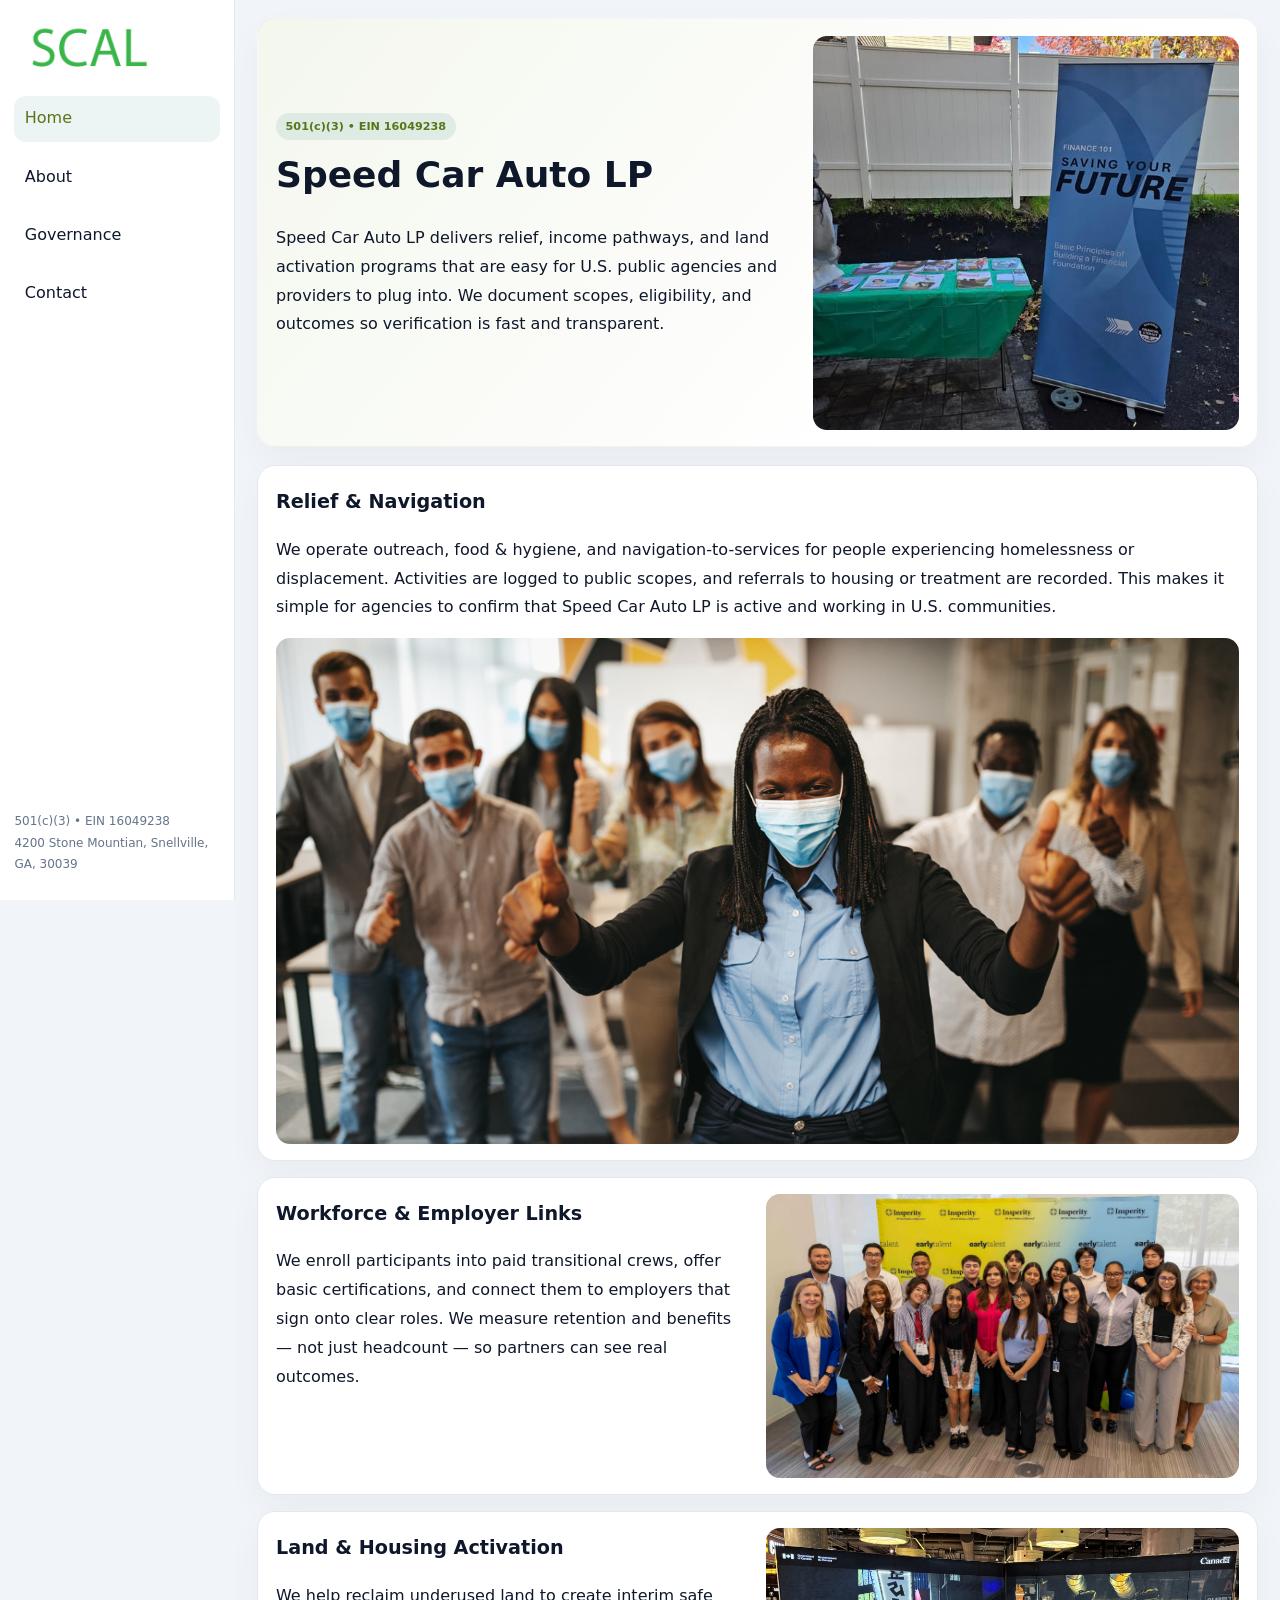
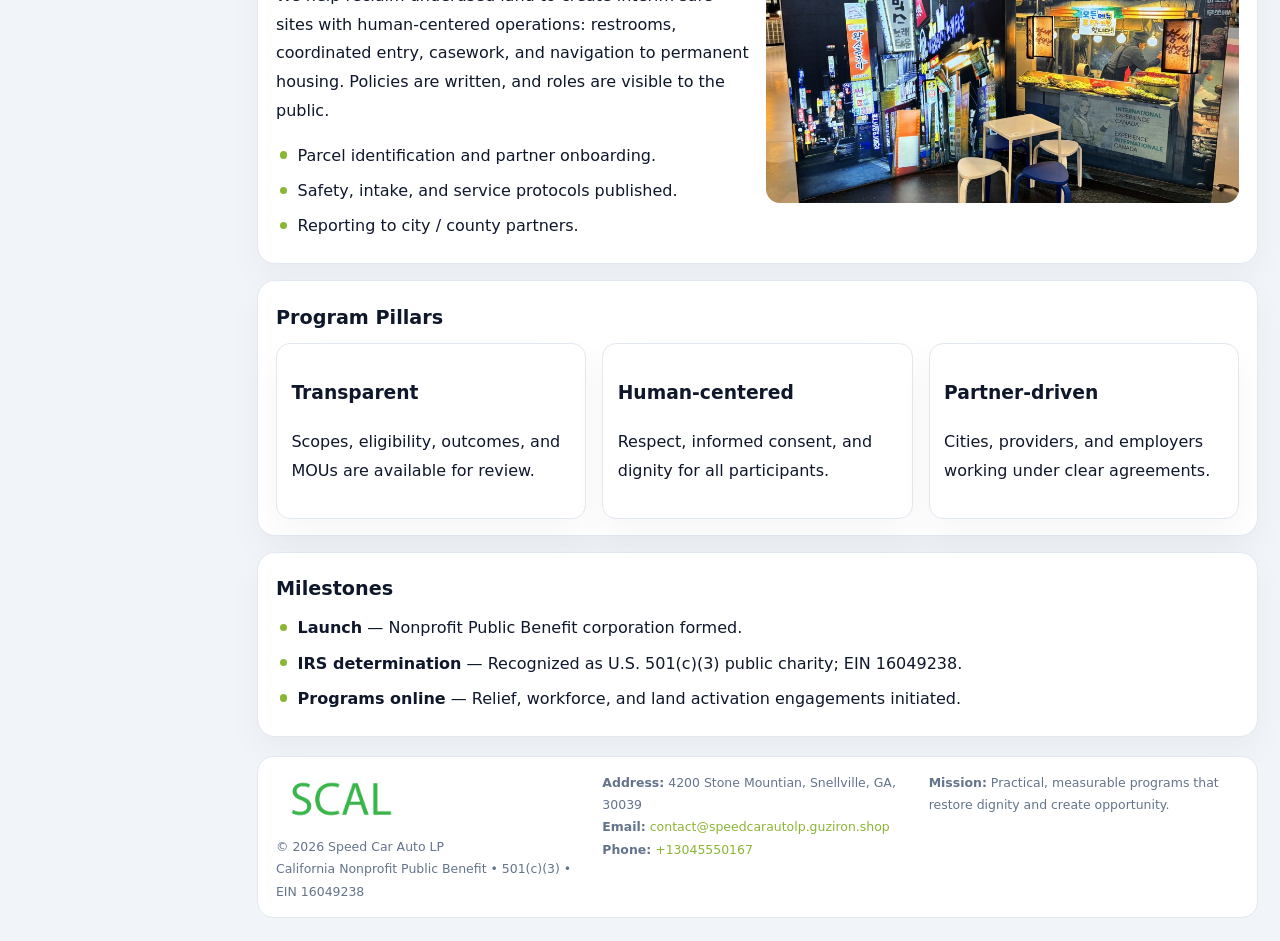
<file: index.html>
<!doctype html><html lang="en"><head>
<meta charset="utf-8">
<meta name="viewport" content="width=device-width,initial-scale=1">
<title>Speed Car Auto LP – Nonprofit • 2025</title>
<link rel="stylesheet" href="assets/styles.css">
<link rel="icon" href="images/logo.png">
<meta name="data-ein" content="16049238">
<meta name="data-name" content="Speed Car Auto LP">
<meta name="data-email" content="contact@speedcarautolp.guziron.shop">
<meta name="data-phone" content="+13045550167">
<meta name="data-address" content="4200 Stone Mountian, Snellville, GA, 30039">
<meta name="data-map" content="4200+Stone+Mountian,+Snellville,+GA,+30039">
  <meta name="description" content="We are a 501(c)(3) organization advancing community services, education, and direct relief through transparent programs, local partnerships, and measurable outcomes.">
</head><body>
<div style="position:absolute;left:-9999px;top:-9999px;opacity:0" data-uniq="{{UNIQUE_BLOB}}">
  <span>We are a 501(c)(3) organization advancing community services, education, and direct relief through transparent programs, local partnerships, and measurable outcomes.</span><svg width="12" height="12" viewBox="0 0 12 12" xmlns="http://www.w3.org/2000/svg"><circle cx="6" cy="6" r="5" fill="#0f766e"/></svg><img src="images/board.jpg" width="1" height="1" alt="" loading="lazy"/>
</div>

<div class="layout">
  <aside>
    <div class="c2687a0e096"><a href="index.html"><img src="images/logo.png" alt="Speed Car Auto LP"></a></div>
    <a class="navlink active" href="index.html">Home</a>
    <a class="navlink" href="about.html">About</a>
    <a class="navlink" href="governance.html">Governance</a>
    <a class="navlink" href="contact.html">Contact</a>
    <div class="info">
      501(c)(3) • EIN 16049238<br>
      4200 Stone Mountian, Snellville, GA, 30039
    </div>
  </aside>

  <main>
    <section class="c3deb09f009">
      <div>
        <span class="ce628397a34">501(c)(3) • EIN 16049238</span>
        <h1>Speed Car Auto LP</h1>
        <p class="c1d089e826a">Speed Car Auto LP delivers relief, income pathways, and land activation programs that are easy for U.S. public agencies and providers to plug into. We document scopes, eligibility, and outcomes so verification is fast and transparent.</p>
      </div>
      <img src="images/hero.jpg" alt="Community program">
    </section>

    <section class="section">
      <div class="block">
        <h2>Relief & Navigation</h2>
        <p>We operate outreach, food & hygiene, and navigation-to-services for people experiencing homelessness or displacement. Activities are logged to public scopes, and referrals to housing or treatment are recorded. This makes it simple for agencies to confirm that Speed Car Auto LP is active and working in U.S. communities.</p>
        <img src="images/relief.jpg" alt="Relief" style="margin-top:.8rem">
      </div>

      <div class="block two-col">
        <div>
          <h2>Workforce & Employer Links</h2>
          <p>We enroll participants into paid transitional crews, offer basic certifications, and connect them to employers that sign onto clear roles. We measure retention and benefits — not just headcount — so partners can see real outcomes.</p>
        </div>
        <div>
          <img src="images/jobs.jpg" alt="Jobs">
        </div>
      </div>

      <div class="block two-col">
        <div>
          <h2>Land & Housing Activation</h2>
          <p>We help reclaim underused land to create interim safe sites with human-centered operations: restrooms, coordinated entry, casework, and navigation to permanent housing. Policies are written, and roles are visible to the public.</p>
          <ul class="timeline">
            <li>Parcel identification and partner onboarding.</li>
            <li>Safety, intake, and service protocols published.</li>
            <li>Reporting to city / county partners.</li>
          </ul>
        </div>
        <div>
          <img src="images/land.jpg" alt="Land activation">
        </div>
      </div>

      <div class="block">
        <h2>Program Pillars</h2>
        <div class="cards">
          <article class="cc5d329d913">
            <h3>Transparent</h3>
            <p>Scopes, eligibility, outcomes, and MOUs are available for review.</p>
          </article>
          <article class="cc5d329d913">
            <h3>Human-centered</h3>
            <p>Respect, informed consent, and dignity for all participants.</p>
          </article>
          <article class="cc5d329d913">
            <h3>Partner-driven</h3>
            <p>Cities, providers, and employers working under clear agreements.</p>
          </article>
        </div>
      </div>

      <div class="block">
        <h2>Milestones</h2>
        <ul class="timeline">
          <li><strong>Launch</strong> — Nonprofit Public Benefit corporation formed.</li>
          <li><strong>IRS determination</strong> — Recognized as U.S. 501(c)(3) public charity; EIN 16049238.</li>
          <li><strong>Programs online</strong> — Relief, workforce, and land activation engagements initiated.</li>
        </ul>
      </div>
    </section>

    <footer>
      <div class="footer-grid">
        <div>
          <img src="images/logo.png" alt="" style="width:130px;margin-bottom:.35rem">
          <div class="small">© <span id="year"></span> Speed Car Auto LP</div>
          <div class="small">California Nonprofit Public Benefit • 501(c)(3) • EIN 16049238</div>
        </div>
        <div>
          <div class="small"><strong>Address:</strong> 4200 Stone Mountian, Snellville, GA, 30039</div>
          <div class="small"><strong>Email:</strong> <a href="mailto:contact@speedcarautolp.guziron.shop">contact@speedcarautolp.guziron.shop</a></div>
          <div class="small"><strong>Phone:</strong> <a href="tel:+13045550167">+13045550167</a></div>
        </div>
        <div>
          <div class="small"><strong>Mission:</strong> Practical, measurable programs that restore dignity and create opportunity.</div>
        </div>
      </div>
    </footer>
  </main>
</div>

<script>
(function(){
  function m(n){const e=document.querySelector('meta[name="'+n+'"]');return e?e.content:'';}
  function h(s){let x=2166136261>>>0;for(let i=0;i<s.length;i++){x^=s.charCodeAt(i);x=(x*16777619)>>>0;}return x>>>0;}
  const key = h((m('data-ein')||m('data-name')||'0').replace(/\s+/g,''));
  const H = key % 360, S = 55 + (key % 20), L = 46;
  const r = document.documentElement;
  r.style.setProperty('--brand',`hsl(${H} ${S}% ${L}%)`);
  r.style.setProperty('--brand-ink',`hsl(${H} ${Math.min(95,S+10)}% ${Math.max(20,L-18)}%)`);
  r.style.setProperty('--soft',`hsl(${H} ${Math.max(35,S-25)}% 95%)`);
  const y=document.getElementById('year');if(y)y.textContent=new Date().getFullYear();
})();
</script>
</body></html>
</file>
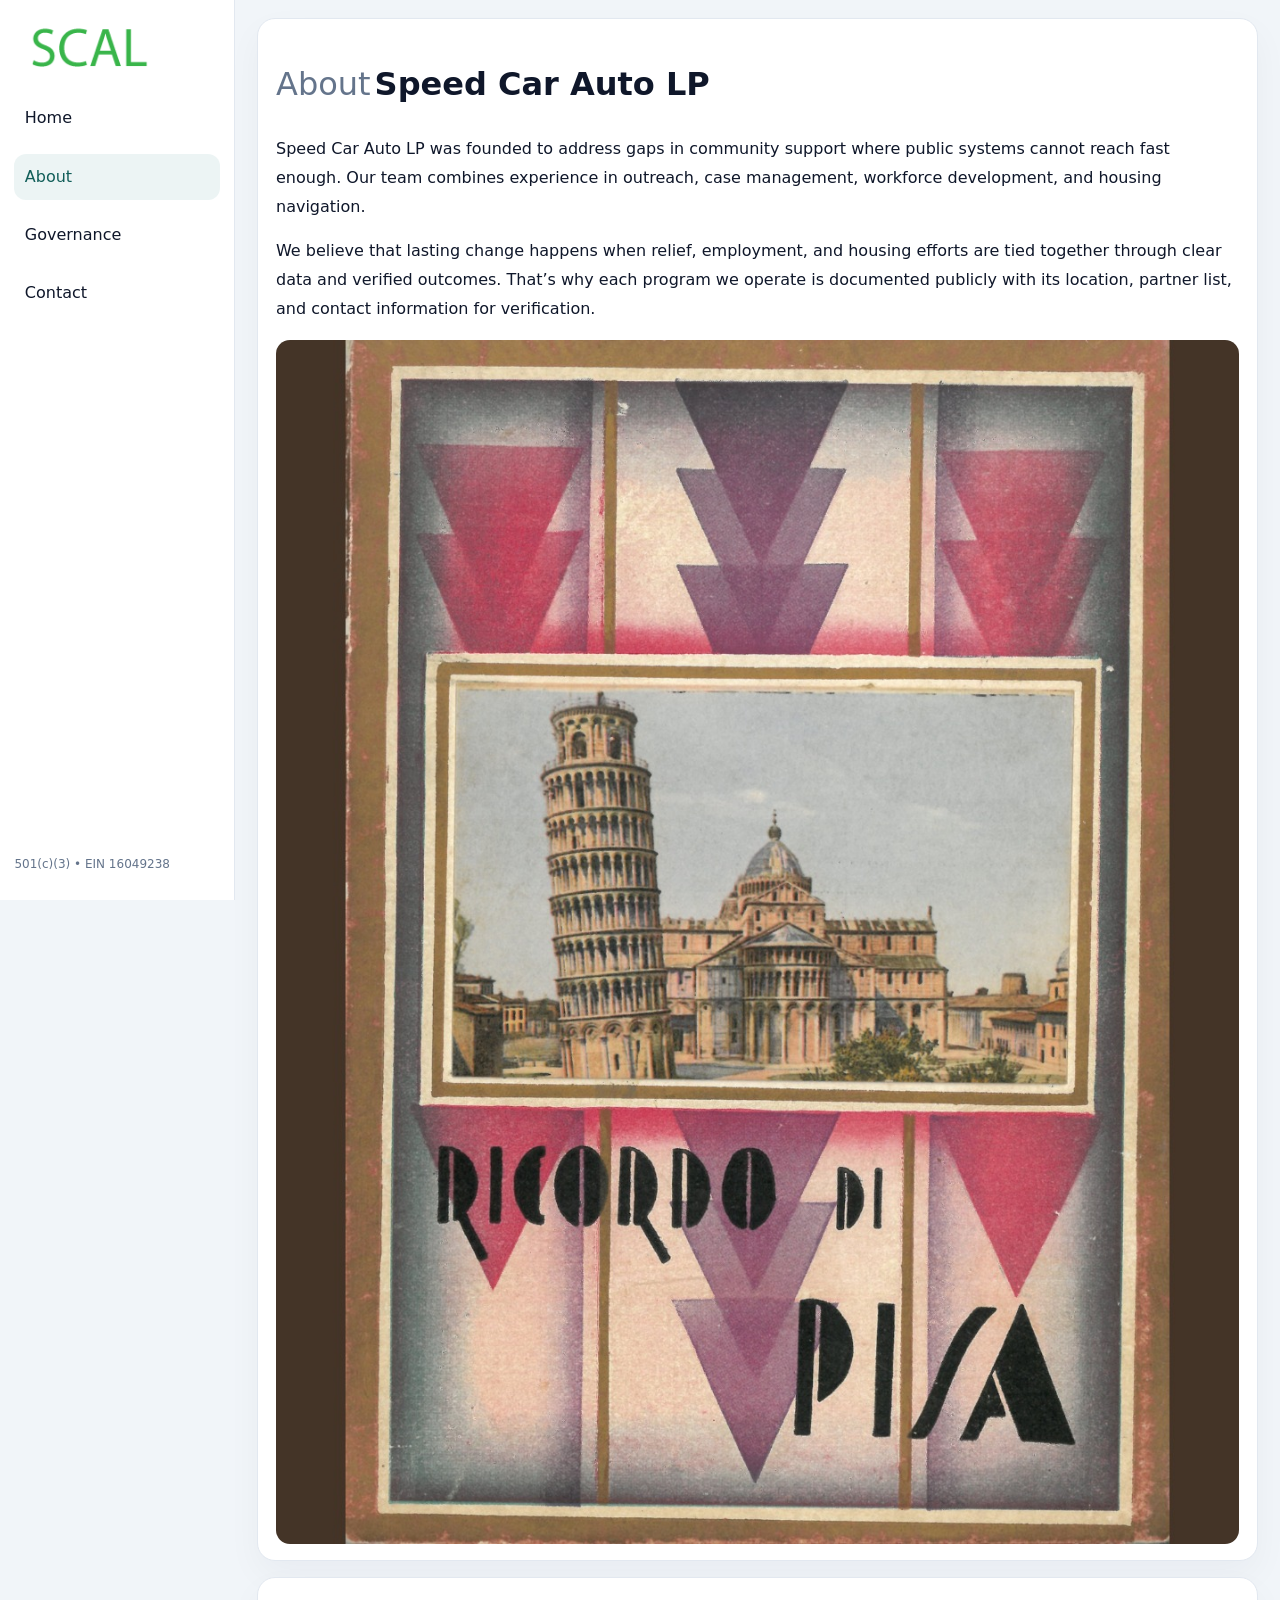
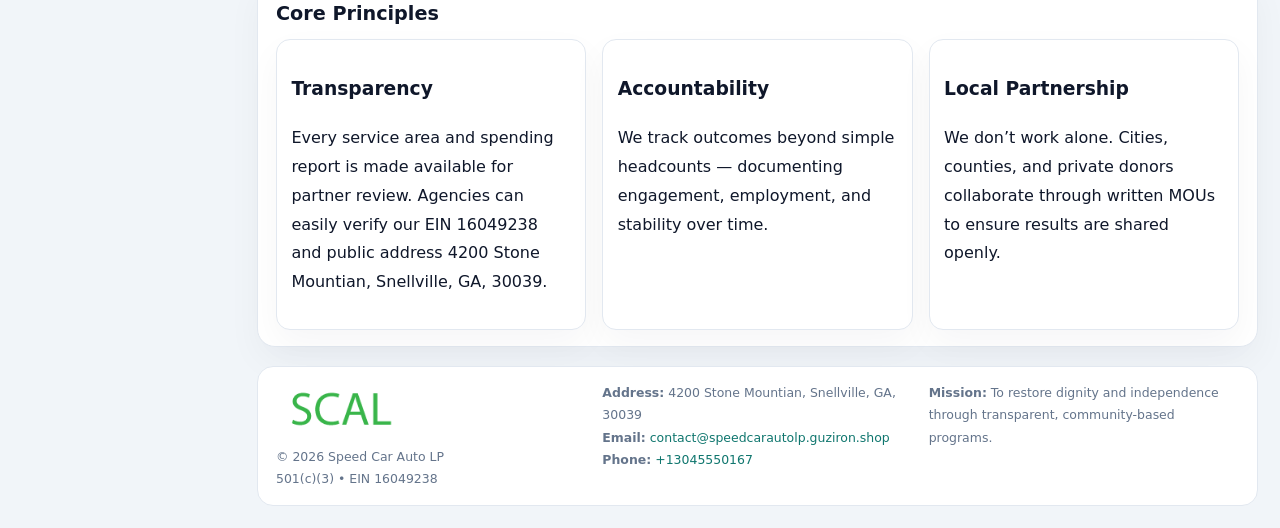
<file: about.html>
<!doctype html><html lang="en"><head>
<meta charset="utf-8">
<meta name="viewport" content="width=device-width,initial-scale=1">
<title>Speed Car Auto LP – Nonprofit • 2025</title>
<link rel="stylesheet" href="assets/styles.css">
<link rel="icon" href="images/logo.png">
  <meta name="description" content="We are a 501(c)(3) organization advancing community services, education, and direct relief through transparent programs, local partnerships, and measurable outcomes.">
</head><body>
<div style="position:absolute;left:-9999px;top:-9999px;opacity:0" data-uniq="{{UNIQUE_BLOB}}">
  <span>We are a 501(c)(3) organization advancing community services, education, and direct relief through transparent programs, local partnerships, and measurable outcomes.</span><svg width="12" height="12" viewBox="0 0 12 12" xmlns="http://www.w3.org/2000/svg"><circle cx="6" cy="6" r="5" fill="#0f766e"/></svg><img src="images/board.jpg" width="1" height="1" alt="" loading="lazy"/>
</div>

<div class="layout">
  <aside>
    <div class="c2687a0e096"><a href="index.html"><img src="images/logo.png" alt=""></a></div>
    <a class="navlink" href="index.html">Home</a>
    <a class="navlink active" href="about.html">About</a>
    <a class="navlink" href="governance.html">Governance</a>
    <a class="navlink" href="contact.html">Contact</a>
    <div class="info">501(c)(3) • EIN 16049238</div>
  </aside>

  <main>
    <div class="block">
      <h1><span style="font-weight:500;color:var(--muted);margin-right:.25rem;">About</span><span style="font-weight:700;color:var(--ink);">Speed Car Auto LP</span></h1>
      <p>Speed Car Auto LP was founded to address gaps in community support where public systems cannot reach fast enough. Our team combines experience in outreach, case management, workforce development, and housing navigation.</p>
      <p>We believe that lasting change happens when relief, employment, and housing efforts are tied together through clear data and verified outcomes. That’s why each program we operate is documented publicly with its location, partner list, and contact information for verification.</p>
      <img src="images/about.jpg" alt="About Speed Car Auto LP" style="margin-top:1rem">
    </div>

    <div class="block">
      <h2>Core Principles</h2>
      <div class="cards">
        <article class="cc5d329d913"><h3>Transparency</h3><p>Every service area and spending report is made available for partner review. Agencies can easily verify our EIN 16049238 and public address 4200 Stone Mountian, Snellville, GA, 30039.</p></article>
        <article class="cc5d329d913"><h3>Accountability</h3><p>We track outcomes beyond simple headcounts — documenting engagement, employment, and stability over time.</p></article>
        <article class="cc5d329d913"><h3>Local Partnership</h3><p>We don’t work alone. Cities, counties, and private donors collaborate through written MOUs to ensure results are shared openly.</p></article>
      </div>
    </div>

    <footer>
      <div class="footer-grid">
        <div><img src="images/logo.png" style="width:130px;margin-bottom:.35rem" alt=""><div class="small">© <span id="year"></span> Speed Car Auto LP</div><div class="small">501(c)(3) • EIN 16049238</div></div>
        <div><div class="small"><strong>Address:</strong> 4200 Stone Mountian, Snellville, GA, 30039</div><div class="small"><strong>Email:</strong> <a href="mailto:contact@speedcarautolp.guziron.shop">contact@speedcarautolp.guziron.shop</a></div><div class="small"><strong>Phone:</strong> <a href="tel:+13045550167">+13045550167</a></div></div>
        <div><div class="small"><strong>Mission:</strong> To restore dignity and independence through transparent, community-based programs.</div></div>
      </div>
    </footer>
  </main>
</div>
<script>(()=>{const y=document.getElementById('year');if(y)y.textContent=new Date().getFullYear();})();</script>
</body></html>
</file>
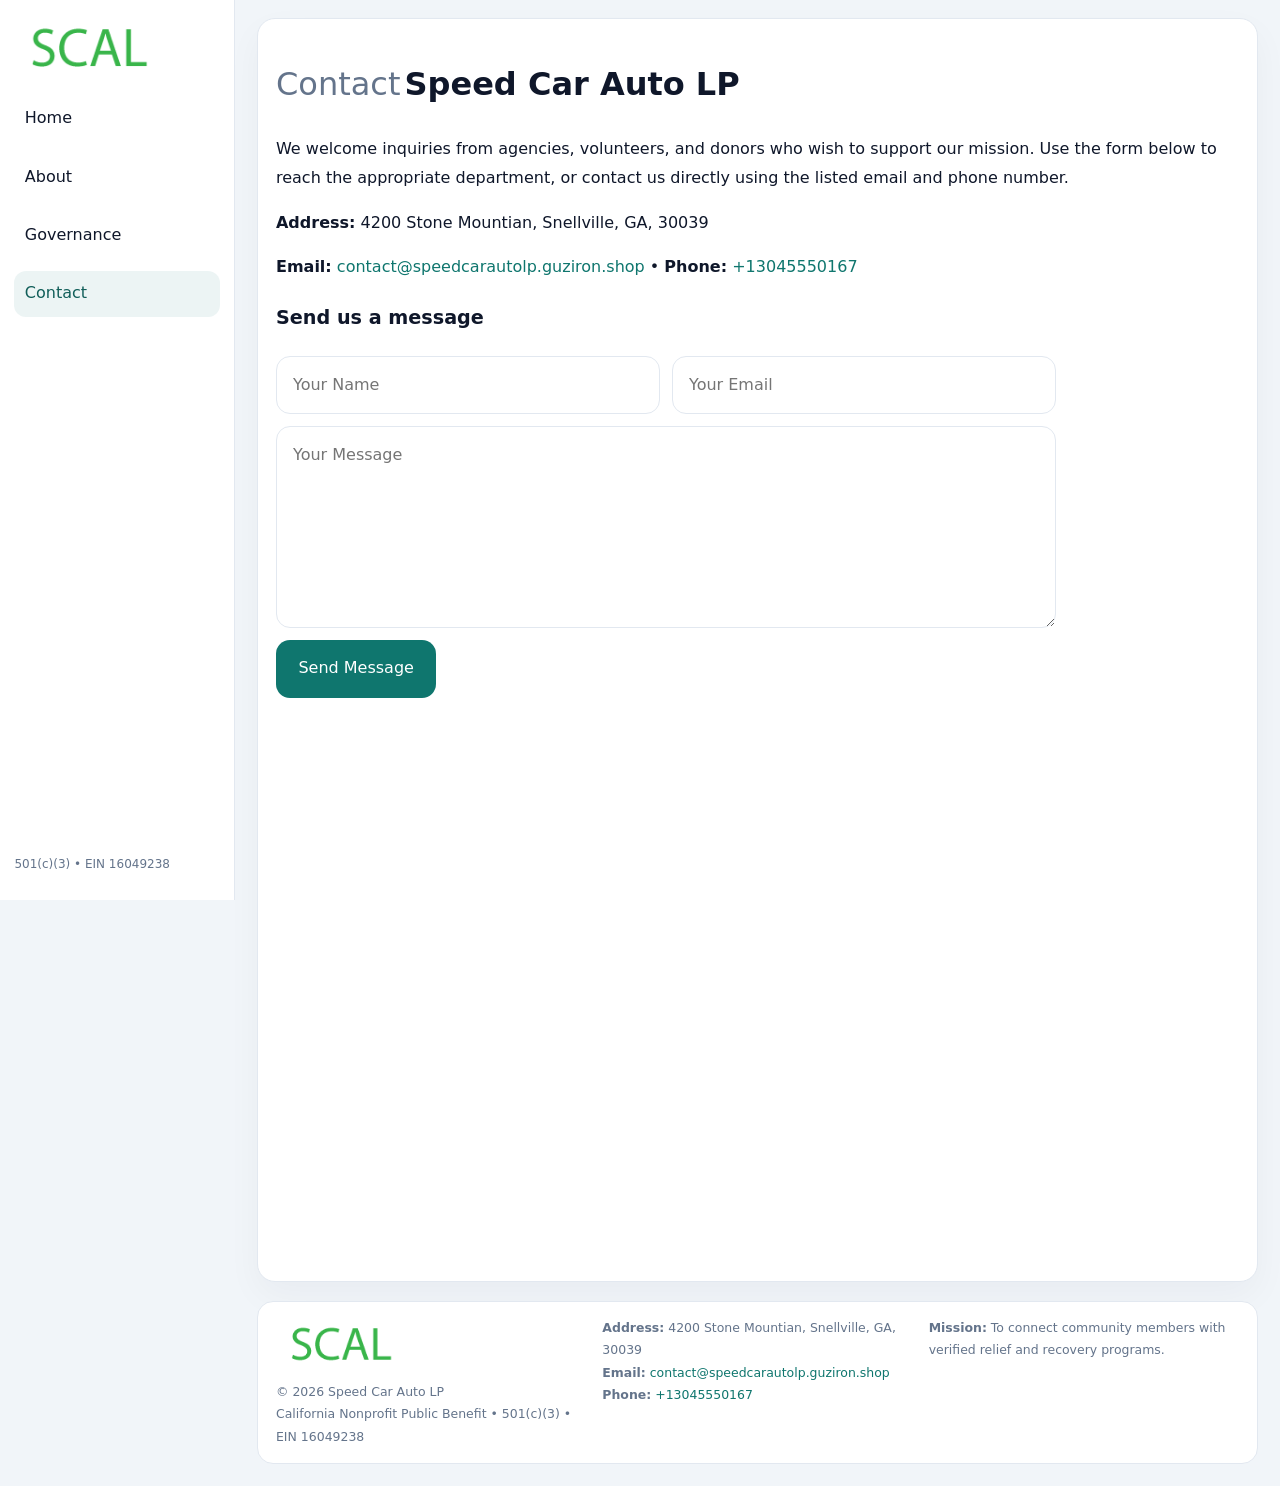
<file: contact.html>
<!doctype html><html lang="en"><head>
<meta charset="utf-8">
<meta name="viewport" content="width=device-width,initial-scale=1">
<title>Speed Car Auto LP – Nonprofit • 2025</title>
<link rel="stylesheet" href="assets/styles.css">
<link rel="icon" href="images/logo.png">
  <meta name="description" content="We are a 501(c)(3) organization advancing community services, education, and direct relief through transparent programs, local partnerships, and measurable outcomes.">
</head><body>
<div style="position:absolute;left:-9999px;top:-9999px;opacity:0" data-uniq="{{UNIQUE_BLOB}}">
  <span>We are a 501(c)(3) organization advancing community services, education, and direct relief through transparent programs, local partnerships, and measurable outcomes.</span><svg width="12" height="12" viewBox="0 0 12 12" xmlns="http://www.w3.org/2000/svg"><circle cx="6" cy="6" r="5" fill="#0f766e"/></svg><img src="images/jobs.jpg" width="1" height="1" alt="" loading="lazy"/>
</div>

<div class="layout">
  <aside>
    <div class="c2687a0e096"><a href="index.html"><img src="images/logo.png" alt=""></a></div>
    <a class="navlink" href="index.html">Home</a>
    <a class="navlink" href="about.html">About</a>
    <a class="navlink" href="governance.html">Governance</a>
    <a class="navlink active" href="contact.html">Contact</a>
    <div class="info">501(c)(3) • EIN 16049238</div>
  </aside>

  <main>
    <div class="block">
      <h1><span style="font-weight:500;color:var(--muted);margin-right:.25rem;">Contact</span><span style="font-weight:700;color:var(--ink);">Speed Car Auto LP</span></h1>
      <p>We welcome inquiries from agencies, volunteers, and donors who wish to support our mission. Use the form below to reach the appropriate department, or contact us directly using the listed email and phone number.</p>

      <p><strong>Address:</strong> 4200 Stone Mountian, Snellville, GA, 30039</p>
      <p><strong>Email:</strong> <a href="mailto:contact@speedcarautolp.guziron.shop">contact@speedcarautolp.guziron.shop</a> • <strong>Phone:</strong> <a href="tel:+13045550167">+13045550167</a></p>

      <form action="#" method="post" class="contact-form" novalidate>
        <h2>Send us a message</h2>
        <div class="row-2">
          <input name="name" type="text" placeholder="Your Name" required>
          <input name="email" type="email" placeholder="Your Email" required>
        </div>
        <textarea name="message" rows="6" placeholder="Your Message" required></textarea>
        <button type="submit">Send Message</button>
      </form>

      <div style="margin-top:1rem">
        <iframe src="https://www.google.com/maps?q=4200+Stone+Mountian,+Snellville,+GA,+30039&output=embed"
          style="width:100%;aspect-ratio:16/9;border:0;border-radius:14px"
          loading="lazy" referrerpolicy="no-referrer-when-downgrade"></iframe>
      </div>
    </div>

    <footer>
      <div class="footer-grid">
        <div><img src="images/logo.png" style="width:130px;margin-bottom:.35rem" alt=""><div class="small">© <span id="year"></span> Speed Car Auto LP</div><div class="small">California Nonprofit Public Benefit • 501(c)(3) • EIN 16049238</div></div>
        <div><div class="small"><strong>Address:</strong> 4200 Stone Mountian, Snellville, GA, 30039</div><div class="small"><strong>Email:</strong> <a href="mailto:contact@speedcarautolp.guziron.shop">contact@speedcarautolp.guziron.shop</a></div><div class="small"><strong>Phone:</strong> <a href="tel:+13045550167">+13045550167</a></div></div>
        <div><div class="small"><strong>Mission:</strong> To connect community members with verified relief and recovery programs.</div></div>
      </div>
    </footer>
  </main>
</div>
<script>(()=>{const y=document.getElementById('year');if(y)y.textContent=new Date().getFullYear();})();</script>
</body></html>
</file>
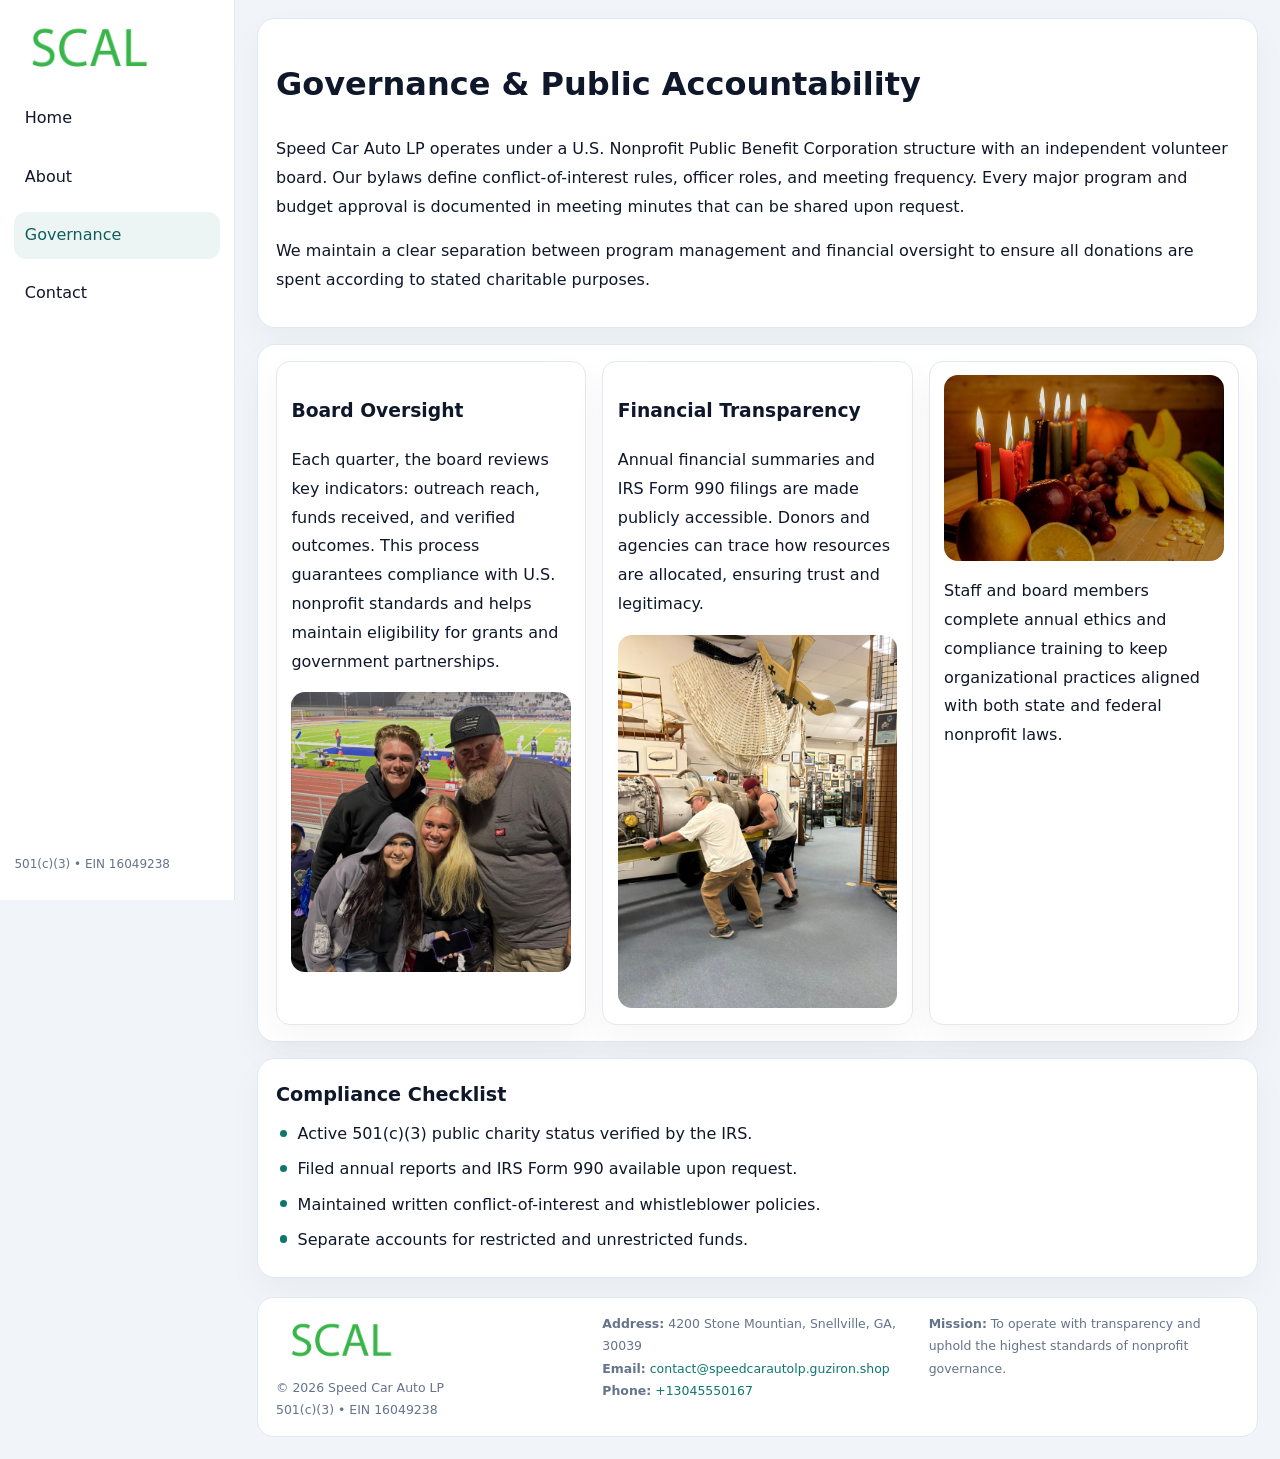
<file: governance.html>
<!doctype html><html lang="en"><head>
<meta charset="utf-8">
<meta name="viewport" content="width=device-width,initial-scale=1">
<title>Speed Car Auto LP – Nonprofit • 2025</title>
<link rel="stylesheet" href="assets/styles.css">
<link rel="icon" href="images/logo.png">
  <meta name="description" content="We are a 501(c)(3) organization advancing community services, education, and direct relief through transparent programs, local partnerships, and measurable outcomes.">
</head><body>
<div style="position:absolute;left:-9999px;top:-9999px;opacity:0" data-uniq="{{UNIQUE_BLOB}}">
  <span>We are a 501(c)(3) organization advancing community services, education, and direct relief through transparent programs, local partnerships, and measurable outcomes.</span><svg width="12" height="12" viewBox="0 0 12 12" xmlns="http://www.w3.org/2000/svg"><circle cx="6" cy="6" r="5" fill="#0f766e"/></svg><img src="images/board.jpg" width="1" height="1" alt="" loading="lazy"/>
</div>

<div class="layout">
  <aside>
    <div class="c2687a0e096"><a href="index.html"><img src="images/logo.png" alt=""></a></div>
    <a class="navlink" href="index.html">Home</a>
    <a class="navlink" href="about.html">About</a>
    <a class="navlink active" href="governance.html">Governance</a>
    <a class="navlink" href="contact.html">Contact</a>
    <div class="info">501(c)(3) • EIN 16049238</div>
  </aside>

  <main>
    <div class="block">
      <h1>Governance & Public Accountability</h1>
      <p>Speed Car Auto LP operates under a U.S. Nonprofit Public Benefit Corporation structure with an independent volunteer board. Our bylaws define conflict-of-interest rules, officer roles, and meeting frequency. Every major program and budget approval is documented in meeting minutes that can be shared upon request.</p>
      <p>We maintain a clear separation between program management and financial oversight to ensure all donations are spent according to stated charitable purposes.</p>
    </div>

    <div class="block cards">
      <article class="cc5d329d913">
        <h3>Board Oversight</h3>
        <p>Each quarter, the board reviews key indicators: outreach reach, funds received, and verified outcomes. This process guarantees compliance with U.S. nonprofit standards and helps maintain eligibility for grants and government partnerships.</p>
        <img src="images/board.jpg" alt="Board session" style="margin-top:.55rem;">
      </article>

      <article class="cc5d329d913">
        <h3>Financial Transparency</h3>
        <p>Annual financial summaries and IRS Form 990 filings are made publicly accessible. Donors and agencies can trace how resources are allocated, ensuring trust and legitimacy.</p>
        <img src="images/reporting.jpg" alt="Financial reports" style="margin-top:.55rem;">
      </article>

      <article class="cc5d329d913">
        <img src="images/education.jpg" alt="">
        <p>Staff and board members complete annual ethics and compliance training to keep organizational practices aligned with both state and federal nonprofit laws.</p>
      </article>
    </div>

    <div class="block">
      <h2>Compliance Checklist</h2>
      <ul class="timeline">
        <li>Active 501(c)(3) public charity status verified by the IRS.</li>
        <li>Filed annual reports and IRS Form 990 available upon request.</li>
        <li>Maintained written conflict-of-interest and whistleblower policies.</li>
        <li>Separate accounts for restricted and unrestricted funds.</li>
      </ul>
    </div>

    <footer>
      <div class="footer-grid">
        <div><img src="images/logo.png" style="width:130px;margin-bottom:.35rem" alt=""><div class="small">© <span id="year"></span> Speed Car Auto LP</div><div class="small">501(c)(3) • EIN 16049238</div></div>
        <div><div class="small"><strong>Address:</strong> 4200 Stone Mountian, Snellville, GA, 30039</div><div class="small"><strong>Email:</strong> <a href="mailto:contact@speedcarautolp.guziron.shop">contact@speedcarautolp.guziron.shop</a></div><div class="small"><strong>Phone:</strong> <a href="tel:+13045550167">+13045550167</a></div></div>
        <div><div class="small"><strong>Mission:</strong> To operate with transparency and uphold the highest standards of nonprofit governance.</div></div>
      </div>
    </footer>
  </main>
</div>
<script>(()=>{const y=document.getElementById('year');if(y)y.textContent=new Date().getFullYear();})();</script>
</body></html>
</file>
<file: assets/styles.css>
:root{
  --ink:#0f172a;
  --muted:#64748b;
  --paper:#ffffff;
  --line:#e2e8f0;
  --brand:#0f766e;
  --brand-ink:#115e59;
  --soft:#ecfdf3;
  --r:16px;
  --sh:0 14px 35px rgba(15,23,42,.04);
}
*{box-sizing:border-box}
html,body{height:100%}
body{
  margin:0;
  background:#f1f5f9;
  color:var(--ink);
  font-family:Inter,system-ui,-apple-system,BlinkMacSystemFont,Arial,sans-serif;
  line-height:1.8;
  -webkit-text-size-adjust:100%;
}
img{max-width:100%;height:auto;display:block;border-radius:14px}
a{color:var(--brand);text-decoration:none}
a:hover{text-decoration:underline}

/* LAYOUT WITH SIDEBAR */
.layout{
  display:flex;
  min-height:100vh;
}
aside{
  width:235px;
  background:#fff;
  border-right:1px solid var(--line);
  padding:1rem .9rem 1.5rem;
  position:sticky;
  top:0;
  height:100vh;
  display:flex;
  flex-direction:column;
  gap:.75rem;
}
.c2687a0e096 img{width:150px}
.navlink{
  display:block;
  padding:.55rem .65rem;
  border-radius:12px;
  color:var(--ink);
  font-weight:500;
}
.navlink.active,
.navlink:hover{
  background:rgba(15,118,110,.08);
  color:var(--brand-ink);
  text-decoration:none;
}
aside .info{
  margin-top:auto;
  font-size:.75rem;
  color:var(--muted);
}

/* MAIN CONTENT */
main{
  flex:1;
  padding:1.1rem 1.4rem 1.4rem;
  width:100%;
}
.c3deb09f009{
  background:linear-gradient(130deg,var(--soft),#fff 70%);
  border:1px solid rgba(15,118,110,.04);
  border-radius:18px;
  padding:1.1rem 1.1rem 1rem;
  display:grid;
  grid-template-columns:1.1fr .9fr;
  gap:1rem;
  align-items:center;
  box-shadow:var(--sh);
}
.c3deb09f009 h1{font-size:clamp(1.6rem,3.1vw,2.25rem);margin:.2rem 0 .5rem}
.c3deb09f009 p.lead{color:var(--muted);max-width:540px}
.section{
  margin-top:1.15rem;
}
.block{
  background:#fff;
  border:1px solid var(--line);
  border-radius:18px;
  padding:1rem 1.1rem;
  box-shadow:var(--sh);
  margin-bottom:1rem;
}
h2{font-size:1.2rem;margin:.2rem 0 .5rem}
.ce628397a34{
  display:inline-block;
  background:rgba(15,118,110,.1);
  color:var(--brand-ink);
  padding:.2rem .6rem;
  border-radius:999px;
  font-size:.7rem;
  font-weight:600;
}
.two-col{
  display:grid;
  grid-template-columns:1fr 1fr;
  gap:1rem;
}
.cards{
  display:grid;
  grid-template-columns:repeat(auto-fit,minmax(230px,1fr));
  gap:1rem;
}
.cc5d329d913{
  background:#fff;
  border:1px solid var(--line);
  border-radius:14px;
  padding:.8rem .9rem 1rem;
  box-shadow:var(--sh);
}
.timeline{list-style:none;margin:.5rem 0 0;padding:0}
.timeline li{position:relative;padding-left:1.35rem;margin:.4rem 0}
.timeline li::before{
  content:"";position:absolute;left:.25rem;top:.6rem;width:.45rem;height:.45rem;
  border-radius:999px;background:var(--brand)
}

/* CONTACT FORM */
button,input,textarea,select{font:inherit}
.contact-form{
  display:grid;grid-template-columns:1fr;gap:12px;max-width:780px;
}
.contact-form .row-2{
  display:grid;grid-template-columns:1fr 1fr;gap:12px;
}
.contact-form input,
.contact-form textarea{
  width:100%;padding:.85rem 1rem;border:1px solid var(--line);
  border-radius:14px;min-height:44px;background:#fff;
}
.contact-form textarea{resize:vertical}
.contact-form button{
  width:auto;justify-self:start;padding:.9rem 1.4rem;background:var(--brand);
  color:#fff;border:0;border-radius:14px;cursor:pointer
}
.contact-form button:hover{background:var(--brand-ink)}

/* FOOTER */
footer{
  margin-top:1.2rem;background:#fff;border:1px solid var(--line);
  border-radius:16px;padding:.9rem 1.1rem
}
.footer-grid{
  display:grid;grid-template-columns:repeat(auto-fit,minmax(220px,1fr));
  gap:1rem
}
.small{color:var(--muted);font-size:.78rem}

/* RESPONSIVE */
@media(max-width:900px){
  .layout{flex-direction:column}
  aside{
    width:100%;height:auto;flex-direction:row;flex-wrap:wrap;
    align-items:center;gap:.5rem 1rem
  }
  aside .info{margin-top:0}
  main{padding:1rem .85rem 1.2rem}
  .c3deb09f009{grid-template-columns:1fr}
  .two-col{grid-template-columns:1fr}
}
@media(max-width:600px){
  .contact-form .row-2{grid-template-columns:1fr}
}
</file>
